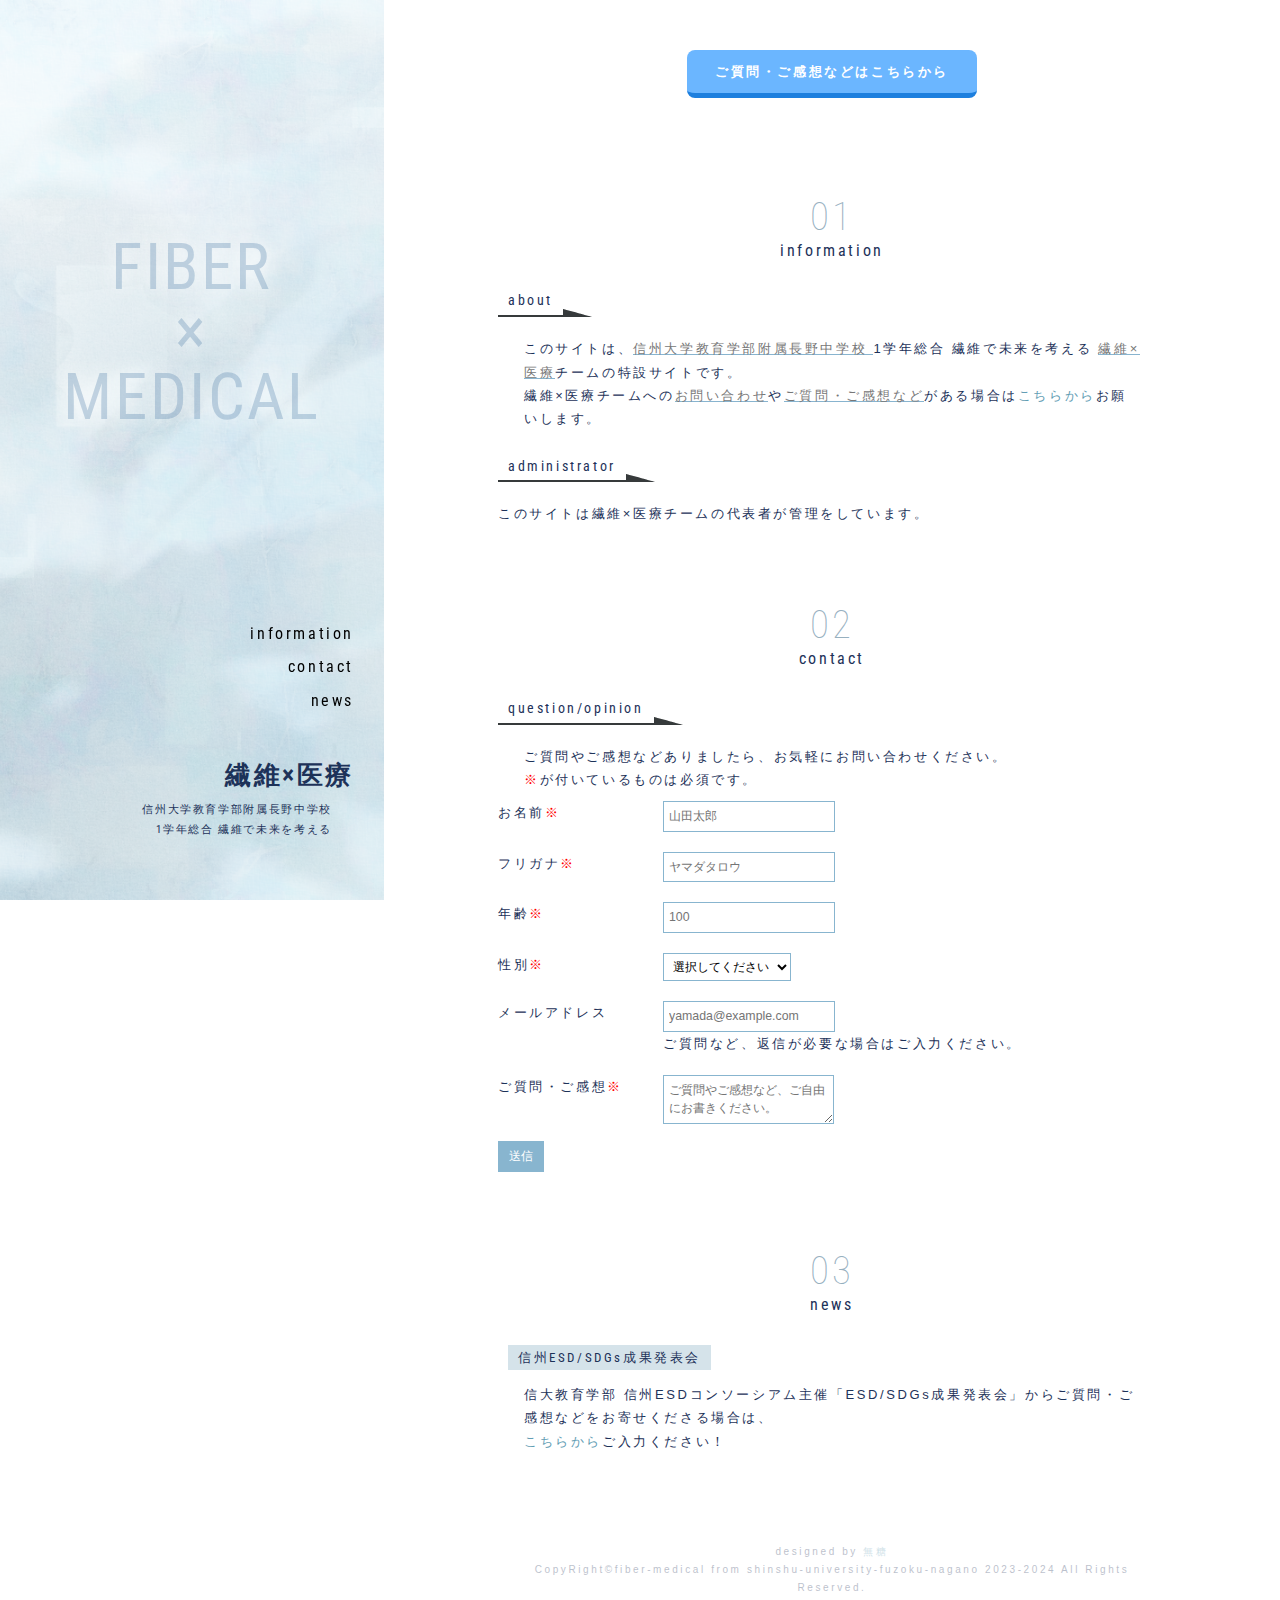
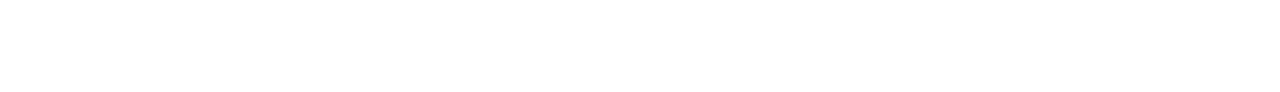
<file: index.html>
<!DOCTYPE html>
<html lang="ja">
<head>
<meta http-equiv="cache-control" content="no-cache">
<meta charset="UTF-8">
<title>Fiber×Medical｜繊維で未来を考える</title>
<meta name="viewport" content="width=device-width, initial-scale=1.0, maximum-scale=1.0, minimum-scale=1.0">
<link rel="stylesheet" type="text/css" href="css/reset.css" media="screen">
<link rel="stylesheet" type="text/css" href="css/design77.css" media="screen">
<link rel="apple-touch-icon" sizes="180x180" href="/apple-touch-icon.png">
<link rel="icon" type="image/png" sizes="32x32" href="/favicon-32x32.png">
<link rel="icon" type="image/png" sizes="16x16" href="/favicon-16x16.png">
<link rel="manifest" href="/site.webmanifest">
<link rel="mask-icon" href="/safari-pinned-tab.svg" color="#5bbad5">
<meta name="msapplication-TileColor" content="#ffffff">
<meta name="theme-color" content="#ffffff">
<style>
.button-design a {
    position: relative;
    display: flex;
    justify-content: space-around;
    align-items: center;
    margin: 0 auto;
    max-width: 240px;
    padding: 10px 25px;
    color: #fff;
    transition: 0.3s ease-in-out;
    font-weight: 600;
    background: #6bb6ff;
    border-radius: 8px;
    border-bottom: solid 5px #1d7fde;
    text-decoration: none;
}
.button-design a:hover {
    border-bottom: solid 2px #1d7fde;
    transform: translateY(3px);
}
.navSiteName a {
    text-decoration: none;
}
.navSiteName a:link, a:visited, a:hover, a:active {
  color: #4878a44a;
}
</style>
</head>
<!-- フォームのサンクスページ -->
<script type="text/javascript">
    let submitted = false;
</script>
<iframe
    name="hidden_iframe"
    id="hidden_iframe"
    style="display: none"
    onload="if(submitted){window.location='thanks.html';}"
></iframe>
<body>
<!-- ↓トップに戻る用アンカー -->
<a id="link_top"></a>

<!-- ヘッダー -->
<header id="mainHeader" class="mainHeader indexHeader">
    <div class="mainNavInfo">
        <div class="navSiteName"><a href="#link_top">Fiber<br>×<br>Medical</a></div>
        <!--
        <div class="navSiteInfo">unofficial xxx site.</div>
        -->
    </div>
    <nav id="mainNav" class="mainNav">
        <ul>
            <li><a href="#information">information</a></li>
            <li><a href="#contact">contact</a></li>
            <li><a href="#news">news</a></li>
        </ul>
        <div class="siteName mainImage">
            <h1 class="">繊維×医療</h1>
            <div class="url"><p>信州大学教育学部附属長野中学校</p><p>1学年総合 繊維で未来を考える</p></div>
        </div>
    </nav>
</header>
<!-- /ヘッダー -->

<!-- メインコンテンツ -->
<div class="pageWrap h2-count">
    <div class="button-design">
  <a href="#contact">ご質問・ご感想などはこちらから</a>
</div>
    <main class="mainWrap">
        <section id="information" class="box">
            <h2>information</h2>
            <h3><span>about</span></h3>
            <p>このサイトは、<em>信州大学教育学部附属長野中学校 </em>1学年総合 繊維で未来を考える <em>繊維×医療</em>チームの特設サイトです。</p>
            <p>繊維×医療チームへの<em>お問い合わせ</em>や<em>ご質問・ご感想など</em>がある場合は<a href="#contact">こちらから</a>お願いします。</p>
            <h3><span>administrator</span></h3>
            このサイトは繊維×医療チームの代表者が管理をしています。
        </section>

        <section id="contact" class="box">
            <h2>contact</h2>
            <h3><span>question/opinion</span></h3>
            <p>ご質問やご感想などありましたら、お気軽にお問い合わせください。</p><p><span style="color: red;">※</span>が付いているものは必須です。</p>
            <form
                action="https://docs.google.com/forms/u/1/d/e/1FAIpQLSenfo5BY-ekYg9VsIja9-RJmm_n4SupZHMsEIvcyg4yucsiPw/formResponse"
                method="POST"
                target="hidden_iframe"
                onsubmit="submitted=true;"
            >
            <dl>
            <dt><label for="name">お名前</label><span style="color: red;">※</span></dt>
            <dd><input
                name="entry.1866116375"
                class="form"
                id="name"
                placeholder="山田太郎"
                type="text"
                required
            /></dd>
            <dt><label for="furigana-name">フリガナ</label><span style="color: red;">※</span></dt>
            <dd><input
                name="entry.18919429"
                class="form"
                id="furigana-name"
                placeholder="ヤマダタロウ"
                type="text"
                required
            /></dd>
            <dt><label for="age">年齢</label><span style="color: red;">※</span></dt>
            <dd><input
                name="entry.1720266287"
                class="form"
                id="age"
                placeholder="100"
                min="1"
                type="number"
                required
            /></dd>
            <dt><label for="gender">性別</label><span style="color: red;">※</span></dt>
            <dd><select name="entry.834280007" class="form" id="gender" required>
                <option selected disabled>選択してください</option>
                <option value="男">男</option>
                <option value="女">女</option>
                <option value="その他">その他</option>
            </select></dd>
            <dt><label for="email">メールアドレス</label></dt>
            <dd><input
                name="entry.1750445192"
                class="form"
                id="email"
                placeholder="yamada@example.com"
                type="email"
                required
            />
                <p>ご質問など、返信が必要な場合はご入力ください。</p></dd>
            <dt><label for="text">ご質問・ご感想</label><span style="color: red;">※</span></dt>
            <dd><textarea
                name="entry.693179250"
                class="form"
                id="text"
                placeholder="ご質問やご感想など、ご自由にお書きください。"
                required
            ></textarea></dd>
            </dl>
            <input type="submit" value="送信" class="button" style="cursor: pointer;">
            </form>
<!--                
            <h4><span>heading4</span></h4>
            <p><a href="">リンク</a>と<em>強調</em>と<strong>もっと強調</strong></p>
-->
        </section>
        <section id="news" class="box mainContents">
            <h2>news</h2>
            <h4><span>信州ESD/SDGs成果発表会</span></h4><span class="contentsList longList">信大教育学部 信州ESDコンソーシアム主催「ESD/SDGs成果発表会」からご質問・ご感想などをお寄せくださる場合は、<a href="#contact">こちらから</a>ご入力ください！</span>
<!--

            <h4><span>short</span></h4>
            <ul class="contentsList shortList">
                <li><a href="">タイトル</a></li>
                <li><a href="">タイトル</a></li>
                <li><a href="">タイトル</a></li>
            </ul>

            <h3><span>category2</span></h3>
            <h4><span>short</span></h4>
            <ul class="contentsList shortList">
                <li><a href="">タイトル</a></li>
                <li><a href="">タイトル</a></li>
                <li><a href="">タイトル</a></li>
                <li><a href="">タイトル</a></li>
            </ul>
            -->
        </section><!-- /box mainContents -->
    </main><!-- /mainWrap -->

    <!-- トップに戻るボタン -->
    <div id="backTop" class="backTop">
        <a href="#link_top">top</a>
    </div>

    <!-- フッター（削除OK※デフォルト非表示） -->
    <footer class="mainFooter">
    designed by <a href="https://ragusnon.wwww.jp" rel="noopener">無糖</a>
    <p>CopyRight&copy;fiber-medical from shinshu-university-fuzoku-nagano 2023-2024 All Rights Reserved.</p>
    </footer>

</div><!-- /pageWrap h2-count  -->
<!-- jQuery -->
<script src="https://ajax.googleapis.com/ajax/libs/jquery/3.5.1/jquery.min.js"></script>
<script src="js/design77_script.js"></script>
</body>
</html>
</file>
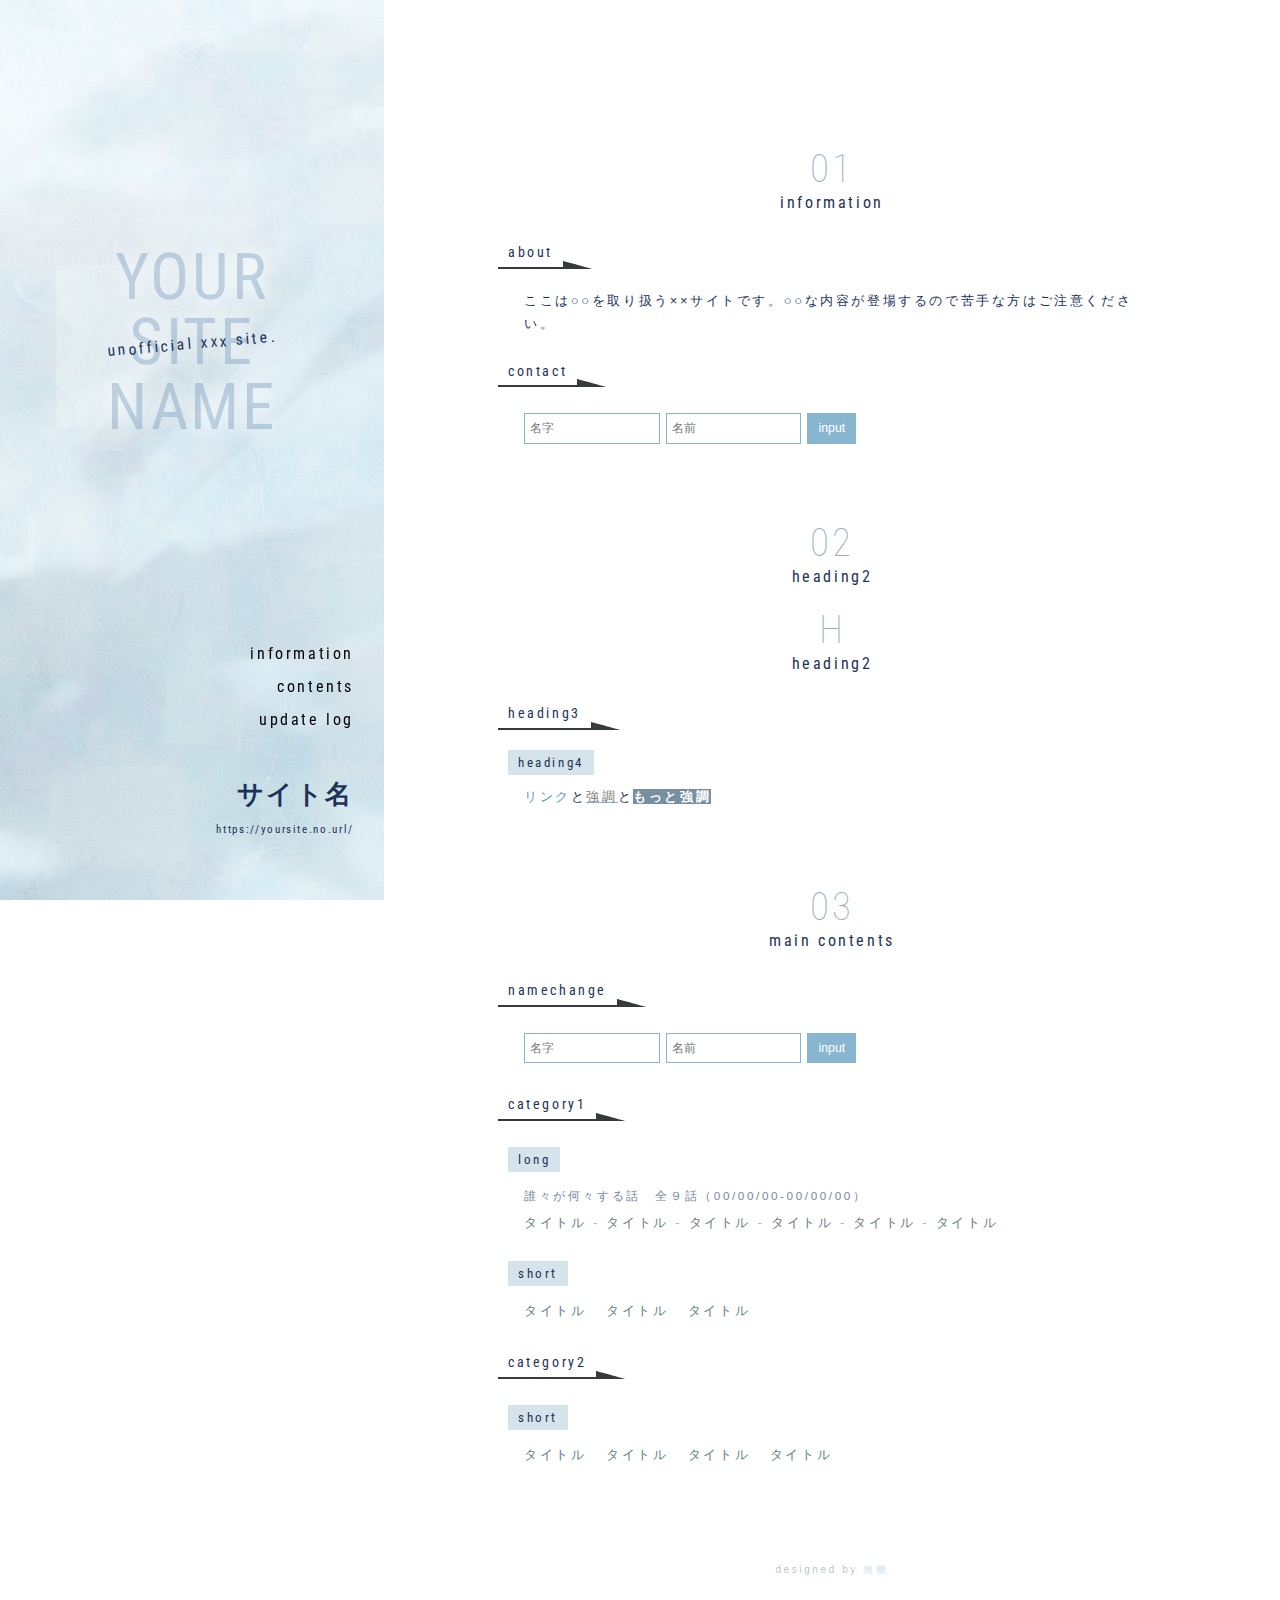
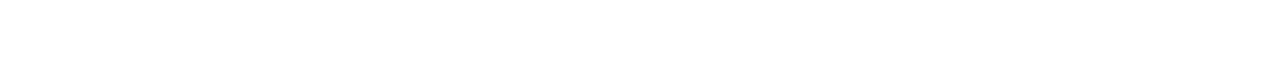
<file: design77.html>
<!DOCTYPE html>
<html lang="ja">
<head>
<META NAME="GOOGLEBOT" CONTENT="NOINDEX,NOFOLLOW,NOARCHIVE">
<META NAME="ROBOTS" CONTENT="NOARCHIVE,NOINDEX,NOFOLLOW">
<meta name="robots" content="noindex,nofollow,noarchive">
<meta http-equiv="cache-control" content="no-cache">
<meta charset="UTF-8">
<title>ONE ROOM</title>
<meta name="viewport" content="width=device-width, initial-scale=1.0, maximum-scale=1.0, minimum-scale=1.0">
<link rel="stylesheet" type="text/css" href="css/reset.css" media="screen">
<link rel="stylesheet" type="text/css" href="css/design77.css" media="screen">
<link rel="icon" type="image/png" href="img/design77_favicon.png">
</head>
<body>
<!-- ↓トップに戻る用アンカー -->
<a id="link_top"></a>

<!-- ヘッダー -->
<header id="mainHeader" class="mainHeader indexHeader">
    <div class="mainNavInfo">
        <div class="navSiteName">your<br>site<br>name</div>
        <div class="navSiteInfo">unofficial xxx site.</div>
    </div>
    <nav id="mainNav" class="mainNav">
        <ul>
            <li><a href="#link_info">information</a></li>
            <li><a href="#link_contents">contents</a></li>
            <li><a href="design77_log.html">update log</a></li>
        </ul>
        <div class="siteName mainImage">
            <h1 class="">サイト名</h1>
            <div class="url">https://yoursite.no.url/</div>
        </div>
    </nav>
</header>
<!-- /ヘッダー -->

<!-- メインコンテンツ -->
<div class="pageWrap h2-count">
    <main class="mainWrap">
        <section id="link_info" class="box">
            <h2>information</h2>
            <h3><span>about</span></h3>
            <p>ここは○○を取り扱う××サイトです。○○な内容が登場するので苦手な方はご注意ください。</p>
            <h3><span>contact</span></h3>
            <form class="nameChangeForm space">
                <input type="text" placeholder="名字" class="form">
                <input type="text" placeholder="名前" class="form">
                <input type="submit" value="input" class="button">
            </form>
        </section>

        <section class="box">
            <h2>heading2</h2>
            <h2 class="h2-plain"><div>H</div>heading2</h2>
            <h3><span>heading3</span></h3>
            <h4><span>heading4</span></h4>
            <p><a href="">リンク</a>と<em>強調</em>と<strong>もっと強調</strong></p>
        </section>
        <section id="link_contents" class="box mainContents">
            <h2>main contents</h2>
            <h3><span>namechange</span></h3>
                <form class="nameChangeForm space">
                    <input type="text" placeholder="名字" class="form">
                    <input type="text" placeholder="名前" class="form">
                <input type="submit" value="input" class="button">
            </form>

            <h3><span>category1</span></h3>
            <h4><span>long</span></h4>
            <ul class="contentsList longList">
                <li class="longInfo">誰々が何々する話　全９話（00/00/00-00/00/00）</li>
                <li><a href="">タイトル</a></li>
                <li><a href="">タイトル</a></li>
                <li><a href="">タイトル</a></li>
                <li><a href="">タイトル</a></li>
                <li><a href="">タイトル</a></li>
                <li><a href="">タイトル</a></li>
            </ul>

            <h4><span>short</span></h4>
            <ul class="contentsList shortList">
                <li><a href="">タイトル</a></li>
                <li><a href="">タイトル</a></li>
                <li><a href="">タイトル</a></li>
            </ul>

            <h3><span>category2</span></h3>
            <h4><span>short</span></h4>
            <ul class="contentsList shortList">
                <li><a href="">タイトル</a></li>
                <li><a href="">タイトル</a></li>
                <li><a href="">タイトル</a></li>
                <li><a href="">タイトル</a></li>
            </ul>
        </section><!-- /box mainContents -->
    </main><!-- /mainWrap -->

    <!-- トップに戻るボタン -->
    <div id="backTop" class="backTop">
        <a href="#link_top">top</a>
    </div>

    <!-- フッター（削除OK※デフォルト非表示） -->
    <footer class="mainFooter">
    designed by <a href="https://ragusnon.wwww.jp" rel="noopener">無糖</a>
    </footer>

</div><!-- /pageWrap h2-count  -->
<!-- jQuery -->
<script src="https://ajax.googleapis.com/ajax/libs/jquery/3.5.1/jquery.min.js"></script>
<script src="js/design77_script.js"></script>
</body>
</html>
</file>
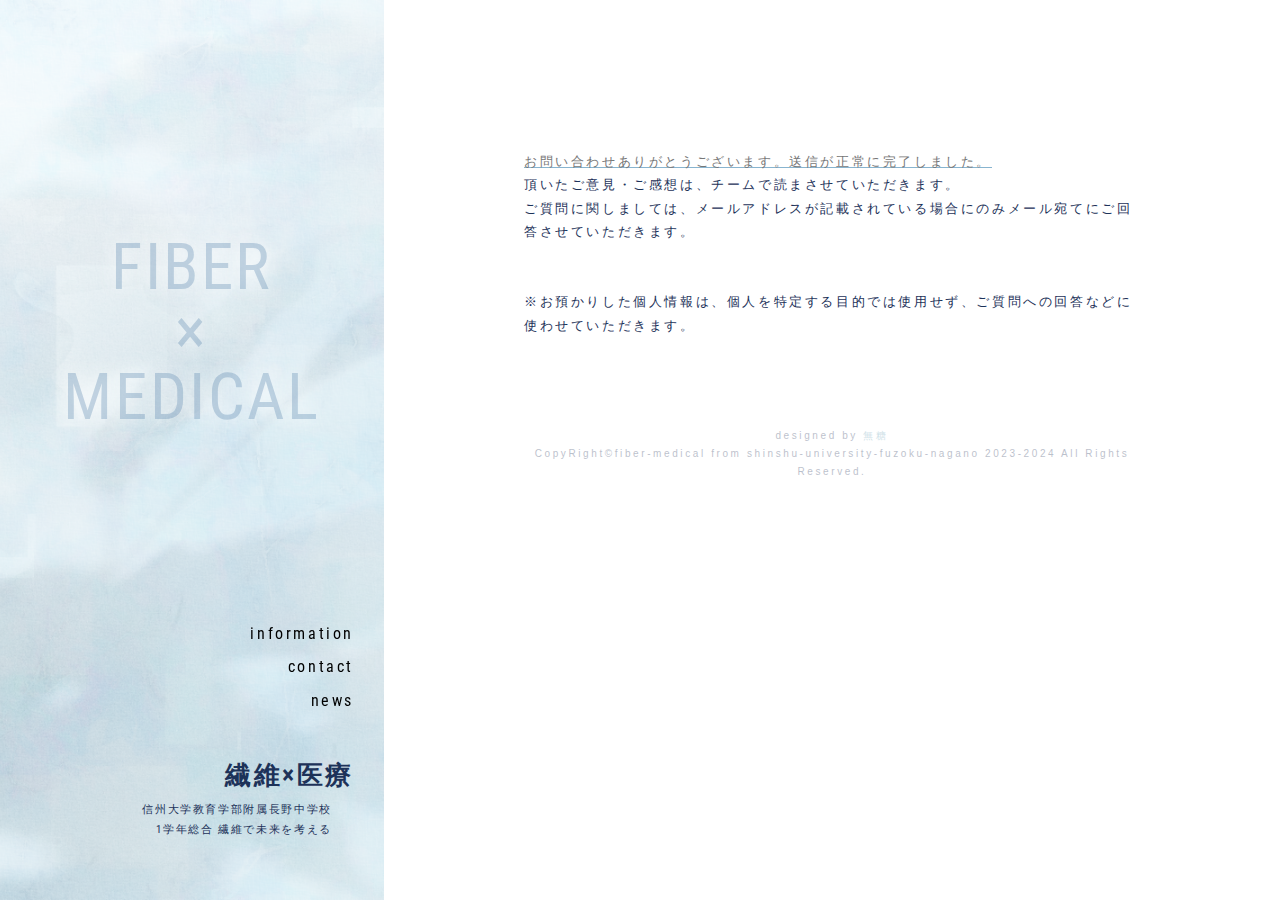
<file: thanks.html>
<!DOCTYPE html>
<html lang="ja">
<head>
<meta http-equiv="cache-control" content="no-cache">
<meta charset="UTF-8">
<title>お問い合わせ完了｜繊維で未来を考える</title>
<meta name="robots" content="noindex" />
<meta name="viewport" content="width=device-width, initial-scale=1.0, maximum-scale=1.0, minimum-scale=1.0">
<link rel="stylesheet" type="text/css" href="css/reset.css" media="screen">
<link rel="stylesheet" type="text/css" href="css/design77.css" media="screen">
<link rel="apple-touch-icon" sizes="180x180" href="/apple-touch-icon.png">
<link rel="icon" type="image/png" sizes="32x32" href="/favicon-32x32.png">
<link rel="icon" type="image/png" sizes="16x16" href="/favicon-16x16.png">
<link rel="manifest" href="/site.webmanifest">
<link rel="mask-icon" href="/safari-pinned-tab.svg" color="#5bbad5">
<meta name="msapplication-TileColor" content="#ffffff">
<meta name="theme-color" content="#ffffff">
</head>
<body>
<!-- ↓トップに戻る用アンカー -->
<a id="link_top"></a>

<!-- ヘッダー -->
<header id="mainHeader" class="mainHeader indexHeader">
    <div class="mainNavInfo">
        <div class="navSiteName">Fiber<br>×<br>Medical</div>
        <!--
        <div class="navSiteInfo">unofficial xxx site.</div>
        -->
    </div>
    <nav id="mainNav" class="mainNav">
        <ul>
            <li><a href="/#information">information</a></li>
            <li><a href="/#contact">contact</a></li>
            <li><a href="/#news">news</a></li>
        </ul>
        <div class="siteName mainImage">
            <h1 class="">繊維×医療</h1>
            <div class="url"><p>信州大学教育学部附属長野中学校</p><p>1学年総合 繊維で未来を考える</p></div>
        </div>
    </nav>
</header>
<!-- /ヘッダー -->

<!-- メインコンテンツ -->
<div class="pageWrap h2-count">
    <main class="mainWrap">
        <section id="information" class="box">
          <p><em>お問い合わせありがとうございます。送信が正常に完了しました。</em></p>
          <p>頂いたご意見・ご感想は、チームで読まさせていただきます。</p>
          <p>ご質問に関しましては、メールアドレスが記載されている場合にのみメール宛てにご回答させていただきます。</p>
          <br><br>
          <p><small>※お預かりした個人情報は、個人を特定する目的では使用せず、ご質問への回答などに使わせていただきます。</small></p>
        </section><!-- /box mainContents -->
    </main><!-- /mainWrap -->

    <!-- トップに戻るボタン -->
    <div id="backTop" class="backTop">
        <a href="#link_top">top</a>
    </div>

    <!-- フッター（削除OK※デフォルト非表示） -->
    <footer class="mainFooter">
    designed by <a href="https://ragusnon.wwww.jp" rel="noopener">無糖</a>
    <p>CopyRight&copy;fiber-medical from shinshu-university-fuzoku-nagano 2023-2024 All Rights Reserved.</p>
    </footer>

</div><!-- /pageWrap h2-count  -->
<!-- jQuery -->
<script src="https://ajax.googleapis.com/ajax/libs/jquery/3.5.1/jquery.min.js"></script>
<script src="js/design77_script.js"></script>
</body>
</html>
</file>
<file: css/design77.css>
@charset "utf-8";

@import url('https://fonts.googleapis.com/css2?family=Roboto+Condensed&display=swap');
/* フォントのライセンス表記 */
/*
'Roboto Condensed' is licensed under the Apache License 2.0.
(http://www.apache.org/licenses/LICENSE-2.0)

You can download the original font from here.
https://fonts.google.com/specimen/Roboto+Condensed
*/


/* 基本設定 */
html {
    background: transparent;
    font-size: 62.5%;
    scroll-behavior: smooth;
}
body {
    background: #fff;
    min-height: 100vh;
    color: #1d3259;
    font-size: 1.3rem;
    font-family: 'メイリオ', 'ヒラギノ角ゴ', sans-serif;
    letter-spacing: 0.2em;
    line-height: 1.8;
}
a {
    text-decoration: none;
}
ul,ol {
    list-style: none;
}

/*selection*/
::-moz-selection {
    color: #fff;
}
::selection {
    color: #fff;
}
::-moz-selection {
    background-color: #4878a4;
}
::selection {
    background-color: #4878a4;
}

/*somooth_scroll*/
section {
  scroll-margin-top: 20px;
  margin-bottom: 50px;
}

/* フォント指定まとめて */
h1,
h2,
h3,
h4,
.logList dd,
.mainHeader,
.mainNav,
.backTop {
    font-family: 'Roboto Condensed', sans-serif;
    font-weight: normal;

}


/* 見出し */
.h2-count {
    counter-reset: count;
}
h2 {
    margin: 10px 0 20px;
    font-size: 1.2em;
    text-align: center;
}
h2 > div,
h2::before {
    display: block;
    color: #97b0bf;
    font-size: 2.5em;
    font-weight: lighter;
    line-height: 1;
}
.h2-count h2::before {
    counter-increment: count;
    content: counter(count, decimal-leading-zero);
}
.h2-count .h2-plain::before {
    content: none;
}
h3 {
    padding: 0;
    margin: 20px 0;
    font-size: 1.1em;
}
h3 > span {
    display: inline-block;
    position: relative;
    padding: 3px 10px;
}
h3 > span::before {
    content: '';
    display: block;
    position: absolute;
     left: 0;
     bottom: 0;
    width: 100%;
    height: 2px;
    border-bottom: #363a3b solid 2px;
    box-sizing: border-box;
}
h3 > span::after {
    content: '';
    display: block;
    position: absolute;
     left: 100%;
     bottom: 0;
    width: 30px;
    height: 8px;
    background: url('../img/design77_arrow.svg') left center / auto 100% no-repeat;
}

h4 {
    margin: 10px;
    line-height: 25px;
}
h4 > span {
    padding: 5px 10px;
    background: #d5dcea;
    background: #d5e3ea;
}


/* フォーム関連 */
input[type],
textarea {
    border: #88b5cf solid 1px;
    font-family: inherit;
    font-size: 95%;
    line-height: 1.5;
}
select {
    border: #88b5cf solid 1px;
    font-family: inherit;
    font-size: 95%;
    line-height: 1.5;
}
.form,
.button {
    padding: 5px;
}
.form {
    background: #fff;
}
.button {
    padding: 5px 10px;
    background: #88b5cf;
    color: #fff;
}
form dl dt{
  width: 165px;
  padding:10px 0;
  float:left;
  clear:both;
}
form dl dd{
  padding:10px 0;
}
.mailForm .form {
    width: 70%;
     max-width: 400px;
    margin-bottom: 5px;
}
.nameChangeForm .form {
    width: 10em;
}


/* 強調 */
em {
    background: linear-gradient(#0000 85%, #88b4cf 85%, #88b4cf 95%, #0000 95%) no-repeat;
    color: #777;
    font-style: normal;

}
strong {
    background: #788fa2;
    color: #fff;    font-weight: bolder;
}


/* 段落、余白、基本リンク色 */
p {
    margin: 0 2em;
}
.box {
    margin: 80px 0;
    scroll-margin-top: 50px;
    scroll-snap-margin-top: 50px;/* safari用 */
}

.space {
    margin: 2em;
}

.pageWrap {
    position: relative;
    width: 60%;
     max-width: 1100px;
     min-width: 650px;
    padding: 50px;
    margin: 0 auto 0 35%;
    background: #fff;
    box-sizing: border-box;
}
.pageWrap a {
    color: #639db4;
}
.mainWrap,
.logWrap {
    margin: 100px 0 10vh;
}


/* メインコンテンツ */
.mainContents h4 {
    margin-top: 2em;
}
.contentsList {
    display: flex;
     flex-wrap: wrap;
    margin: 1em 2em;
}
.contentsList a:visited {
    color: #667d86;
}
.longList li::after {
    content: '-';
    margin: 0 .5em;
    color: #a2b5d2;
}
.longList li:last-of-type::after,
.longList .longInfo::after {
    content: none;
}
.longInfo {
    width: 100%;
    margin-bottom: 5px;
    color: #7886a2;
    font-size: .9em;
}
.shortList li {
    margin: 0 1.5em 5px 0;
}





/* メインヘッダー */
.mainHeader {
    display: flex;
     flex-direction: column;
     justify-content: flex-end;
    position: fixed;
     top: 0;
     left: 0;
    width: 30%;
    height: 100vh;
    padding: 10vh 30px 50px;
    background: url('../img/design77_main.png') right center / cover #cfe0ea;
    box-sizing: border-box;
}

.mainNavInfo {
    position: relative;
    margin: auto 0;
    text-align: center;
}
.navSiteName {
    display: inline-block;
    position: relative;
    padding: 5px 20px 0;
    color: #4878a44a;
    font-size: 5em;
    line-height: 1;
    text-shadow: 0 0 20px #fff;
    text-transform: uppercase;
    z-index: 2;
}
.navSiteInfo {
    position: absolute;
     top: 45%;
    width: 100%;
    font-size: 1.2em;
    transform: rotate(-5deg);
    z-index: 2;
}
.mainHeader h1 {
    margin-top: auto;
    padding: 2px 0;
    font-size: 2em;
    font-weight: bolder;
}
.mainHeader .siteName {
    padding: 30px 0 0;
}
.mainHeader .url {
    margin-bottom: 10px;
    font-size: 1.1rem;
    letter-spacing: .15em;
}

/* ナビゲーション */
.mainNav {
    margin-top: 50px;
    text-align: right;
}
.mainNav > ul {
    display: flex;
     flex-direction: column;
     justify-content: center;
     align-items: flex-end;
}
.mainNav li {
    margin-bottom: 5px;
}
.mainNav li a {
    display: inline-block;
    position: relative;
    background: linear-gradient(90deg, #ffffff calc(100% / 2), #000 calc(100% - (100% / 2))) right / 200% #a2c5cb;
    -webkit-background-clip: text;
    background-clip: text;
    color: #0000;
    font-size: 1.2em;
    transition: .3s;
}
.mainNav li a:hover {
    background-position: left, center;
}


/* トップに戻るボタン */
.backTop {
    padding-right: 40px;
    opacity: 0;
    text-align: right;
    transition: .3s;
    visibility: hidden;
}
.backTop a {
    display: inline-block;
    position: fixed;
     bottom: 40px;
    width: 40px;
    height: 40px;
    background: url('../img/design77_main.png') center / 300% no-repeat;
    box-sizing: border-box;
    color: #363a3b;
    line-height: 38px;
    text-align: center;
    text-indent: .2em;
    z-index: 2;
}
.view.backTop  {
    opacity: 1;
    visibility: visible;
}


/* フッター（削除OK※デフォルト非表示） */
.mainFooter {
    margin: 5vh 0;
    font-size: 1rem;
    text-align: center;
    opacity: .3;
}


/* レスポンシブ調整用 */
@media (max-width:850px) {
    body {
        font-size: 1.2rem;
    }
    h2 {
        margin-bottom: 1em;
        font-size: 1.1em;
    }
    h2 > div,
    h2::before{
        font-size: 1.8em;
    }
    h3 {
        margin: 10px 0 15px;
        font-size: 1em;
    }
    h2 + h3 {
        margin-top: 1em;
    }
    .form,
    .button {
        padding: 3px;
    }
    .mailForm .form {
        width: 90%;
        max-width: 400px;
        min-width: 50px;
    }
    .nameChangeForm .form {
        width: 8em;
    }
    p {
        margin: 0 1em;
    }
    .box {
        margin: 50px 0;
    }
    .space {
        margin: 1em 2em;
    }
    .pageWrap {
        width: 100%;
        min-width: 200px;
        max-width: 550px;
        padding: 20px;
        margin: auto;
    }
    .mainWrap {
        margin: 60px 0;
    }
    .contentsList {
        display: block;
        margin: 1em 1.5em;
    }
    .contentsList li {
        margin-bottom: 5px;
    }
    .longList li::after {
        content: none;
    }
    .contentsList .longInfo {
        display: block;
    }
    .moreText {
        padding: .5em 0 0 0;
    }
    .mainHeader {
        justify-content: flex-start;
        position: fixed;
         top: 0;
         left: 0;
        width: calc(100% - 80px);
         max-width: 500px;
        height: 100vh;
        padding-top: 100px;
        background-position: left;
        transform: translateX(-100%);
        transition: .5s;
        z-index: 2;
    }
    .mainHeader::after {
        content: 'menu';
        position: absolute;
         top: 20px;
         right: -60px;
        width: 100px;
        height: 30px;
        padding: 10px 10px 10px 20px;
        border-bottom: #000 solid 2px;
        box-sizing: border-box;
        line-height: 1.1em;
        text-align: right;
        text-transform: uppercase;
    }
    .mainHeader::before {
        content: '';
        display: block;
        position: absolute;
         top: 0;
         left: 100%;
        height: 0;
        width: 0;
        transition: .3s;
    }
    .view.mainHeader {
        transform: translateX(0);
    }
    .view.mainHeader::before {
        width: 100vw;
        height: 100%;
        background: #fffd;
    }
    .view.mainHeader::after {
        content: 'close';
        color: #777;
        border-color: #b8b8b8;
    }
    .mainNavInfo {
        display: none;
    }
    .indexHeader {
        position: static;
        width: 100%;
         max-width: 900px;
        padding: 10px 30px 60px;
        background-image: linear-gradient(5deg, #fff 65px, #fff0 65px), url('../img/design77_main.png');
        transform: none;
    }
    .indexHeader::before,
    .indexHeader::after {
        content: none;
    }
    .indexHeader .mainNavInfo {
        display: block;
    }
    .indexHeader .navSiteName {
        font-size: 5em;
    }
    .siteName {
        padding-top: 30px;
    }
    h1 {
        font-size: 1.5em;
    }
    .mainNav {
        align-self: start;
        position: static;
        width: 100%;
        max-width: 450px;
        margin: 0 auto;
    }
    .mainNav > ul {
        flex-direction: column;
    }
    .backTop a {
        bottom: 20px;
    }
}
</file>
